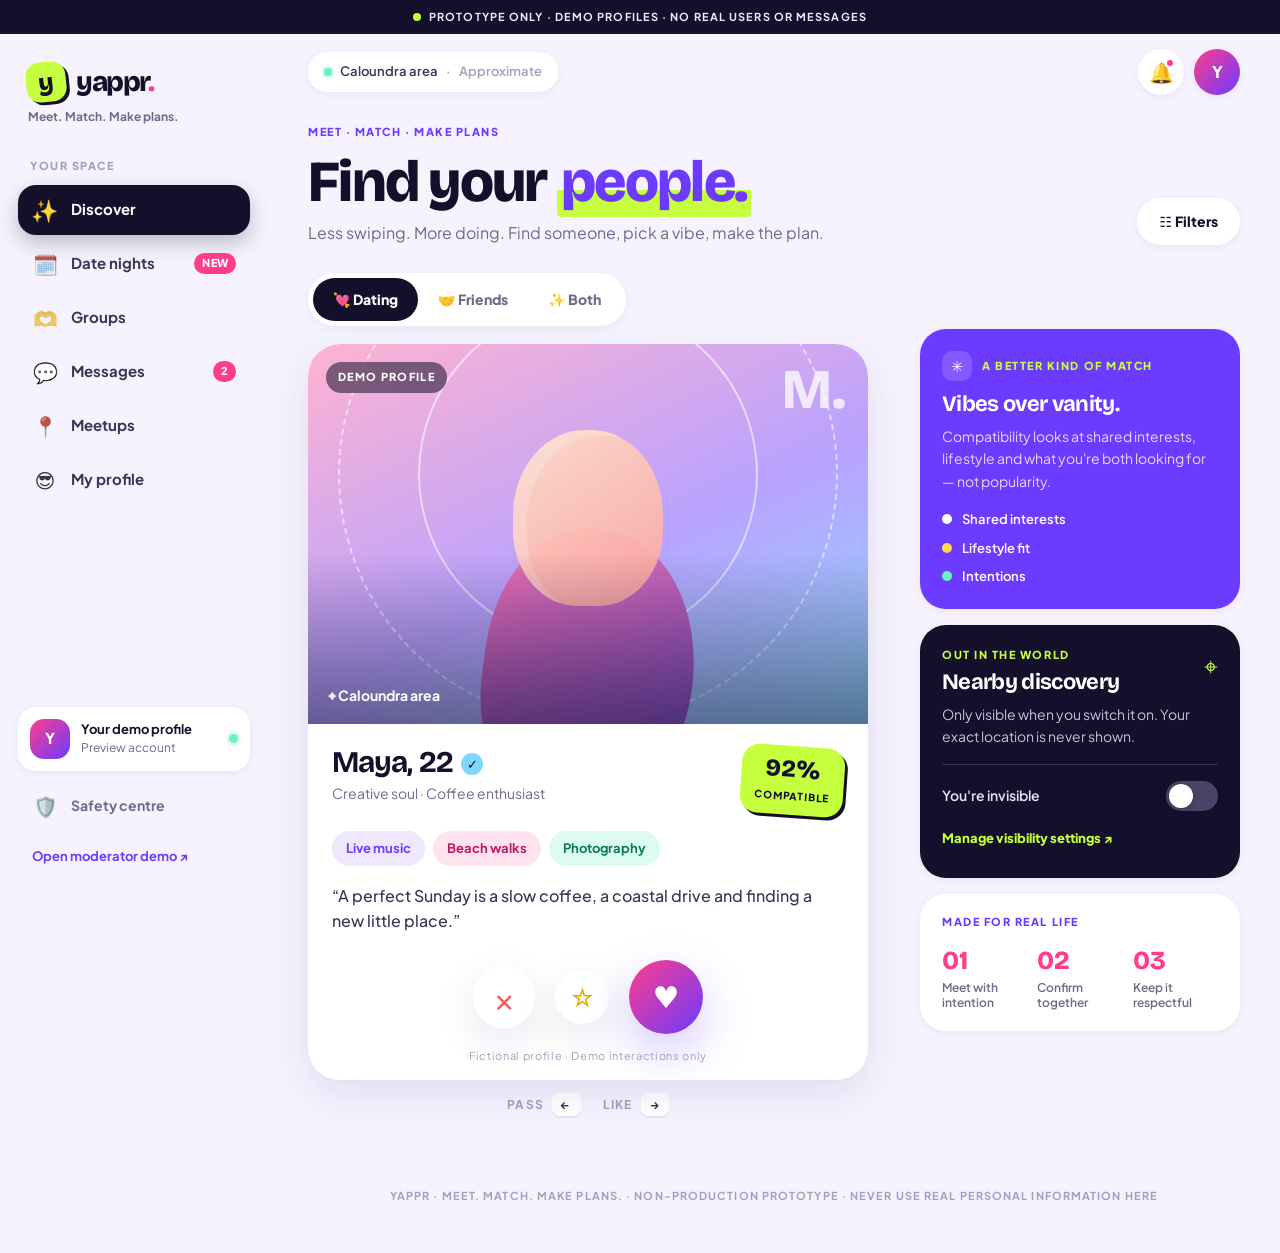
<file: Yappr-v0_3-prototype/yappr-prototype/index.html>
<!doctype html>
<html lang="en">
<head>
  <meta charset="utf-8" />
  <meta name="viewport" content="width=device-width, initial-scale=1" />
  <meta name="theme-color" content="#14102B" />
  <meta name="description" content="Yappr — Meet. Match. Make plans. A clickable prototype for an 18+ dating and social-planning app." />
  <title>Yappr — Meet. Match. Make plans.</title>
  <link rel="icon" href="data:image/svg+xml,%3Csvg xmlns=%27http://www.w3.org/2000/svg%27 viewBox=%270 0 64 64%27%3E%3Crect width=%2764%27 height=%2764%27 rx=%2722%27 fill=%27%23C6FF3D%27/%3E%3Ctext x=%2732%27 y=%2747%27 font-size=%2742%27 font-weight=%27900%27 text-anchor=%27middle%27 font-family=%27Arial%27 fill=%27%2314102B%27%3Ey%3C/text%3E%3C/svg%3E" />
  <link rel="stylesheet" href="styles.css" />
</head>
<body>
  <div class="prototype-banner"><span class="pulse"></span> PROTOTYPE ONLY · DEMO PROFILES · NO REAL USERS OR MESSAGES</div>
  <div class="app-shell">
    <aside class="desktop-rail">
      <div class="brand-mark"><span class="brand-symbol">y</span><span>yappr<span class="brand-period">.</span></span></div>
      <div class="brand-tag">Meet. Match. Make plans.</div>
      <div class="rail-label">YOUR SPACE</div>
      <button class="rail-link active" data-view="discover"><span>✨</span> Discover</button>
      <button class="rail-link date-nav" data-view="date-nights"><span>🗓️</span> Date nights <i class="mini-count">NEW</i></button>
      <button class="rail-link" data-view="groups"><span>🫶</span> Groups</button>
      <button class="rail-link" data-view="messages"><span>💬</span> Messages <i class="mini-count">2</i></button>
      <button class="rail-link" data-view="meetups"><span>📍</span> Meetups</button>
      <button class="rail-link" data-view="profile"><span>😎</span> My profile</button>
      <div class="rail-bottom">
        <div class="demo-user"><div class="avatar avatar-you">Y</div><div><strong>Your demo profile</strong><small>Preview account</small></div><span class="online-dot"></span></div>
        <button class="rail-link subtle" data-action="open-safety"><span>🛡️</span> Safety centre</button>
        <a class="admin-shortcut" href="admin.html">Open moderator demo ↗</a>
      </div>
    </aside>

    <main class="main-area">
      <header class="topbar">
        <div class="mobile-brand"><span class="brand-symbol">y</span> yappr<span class="brand-period">.</span></div>
        <div class="location-pill"><span class="location-dot"></span><span>Caloundra area</span><span class="muted">·</span><span class="muted">Approximate</span></div>
        <div class="top-actions"><button class="icon-button" data-action="notifications" aria-label="Notifications">🔔<b class="notification-dot"></b></button><button class="mini-profile" data-view="profile">Y</button></div>
      </header>

      <section class="view active" id="view-discover">
        <div class="page-heading"><div><div class="eyebrow">MEET · MATCH · MAKE PLANS</div><h1>Find your <em>people.</em></h1><p class="subheading">Less swiping. More doing. Find someone, pick a vibe, make the plan.</p></div><button class="filter-button" data-action="filters">☷ <span>Filters</span></button></div>
        <div class="discover-layout">
          <div class="discovery-column">
            <div class="mode-switch"><button class="mode active" data-mode="dating">💘 Dating</button><button class="mode" data-mode="friends">🤝 Friends</button><button class="mode" data-mode="both">✨ Both</button></div>
            <div class="profile-card" id="profile-card">
              <div class="profile-art art-maya"><div class="art-orbit orbit-one"></div><div class="art-orbit orbit-two"></div><div class="art-shape shape-one"></div><div class="art-shape shape-two"></div><div class="art-caption">DEMO PROFILE</div><div class="art-monogram">M.</div><div class="art-location">⌖  Caloundra area</div></div>
              <div class="profile-card-body"><div class="profile-title-row"><div><h2 id="card-name">Maya, 22 <span class="verified-mark">✓</span></h2><p id="card-subtitle">Creative soul · Coffee enthusiast</p></div><div class="compatibility"><strong id="card-compat">92%</strong><span>COMPATIBLE</span></div></div><div class="tag-row" id="card-tags"><span>Live music</span><span>Beach walks</span><span>Photography</span></div><p class="profile-prompt" id="card-prompt">“A perfect Sunday is a slow coffee, a coastal drive and finding a new little place.”</p></div>
              <div class="card-actions"><button class="round-action pass-action" data-action="pass" aria-label="Pass">×</button><button class="round-action save-action" data-action="save" aria-label="Save profile">☆</button><button class="round-action like-action" data-action="like" aria-label="Like profile">♥</button></div>
              <div class="card-footnote">Fictional profile · Demo interactions only</div>
            </div>
            <div class="keyboard-hint">PASS <kbd>←</kbd><span>LIKE <kbd>→</kbd></span></div>
          </div>
          <aside class="discovery-side">
            <div class="side-card intent-card"><div class="side-card-top"><span class="small-icon pink">✳</span><span class="eyebrow">A BETTER KIND OF MATCH</span></div><h3>Vibes over vanity.</h3><p>Compatibility looks at shared interests, lifestyle and what you're both looking for — not popularity.</p><div class="compat-legend"><span><i class="legend-dot purple-dot"></i> Shared interests</span><span><i class="legend-dot orange-dot"></i> Lifestyle fit</span><span><i class="legend-dot green-dot"></i> Intentions</span></div></div>
            <div class="side-card nearby-card"><div class="nearby-head"><div><div class="eyebrow">OUT IN THE WORLD</div><h3>Nearby discovery</h3></div><span class="lock-icon">⌖</span></div><p>Only visible when you switch it on. Your exact location is never shown.</p><div class="toggle-row"><span id="nearby-status">You're invisible</span><button class="toggle" id="nearby-toggle" aria-pressed="false"><span></span></button></div><button class="text-button" data-action="nearby-settings">Manage visibility settings ↗</button></div>
            <div class="side-card small-side"><div class="eyebrow">MADE FOR REAL LIFE</div><div class="stats-row"><div><strong>01</strong><span>Meet with intention</span></div><div><strong>02</strong><span>Confirm together</span></div><div><strong>03</strong><span>Keep it respectful</span></div></div></div>
          </aside>
        </div>
      </section>

      <section class="view" id="view-date-nights">
        <div class="page-heading date-page-heading"><div><div class="eyebrow">MAKE THIS WEEK HAPPEN</div><h1>Your week, <em>your people.</em></h1><p class="subheading">Pick your free nights. Find people on the same wavelength. Make an actual plan.</p></div><span class="date-week-pill">✦ THIS WEEK · DEMO</span></div>
        <div class="date-hero">
          <div class="date-hero-copy"><div class="eyebrow">LESS “WE SHOULD HANG OUT”</div><h2>More plans that <em>actually happen.</em></h2><p>Share when you're available, discover compatible people with matching time, then agree on the date together.</p><button class="date-hero-button" data-action="build-date-plan">＋ Build a date plan</button></div>
          <div class="date-hero-art"><div class="date-orbit orbit-a"></div><div class="date-orbit orbit-b"></div><div class="date-art-sun">✦</div><div class="date-art-caption">GOOD PLANS<br/>START HERE</div><div class="date-art-sticker">IRL > MAYBE</div></div>
        </div>
        <div class="date-layout">
          <div class="date-main-column">
            <section class="date-panel availability-panel">
              <div class="date-panel-heading"><div><div class="eyebrow">YOUR AVAILABILITY</div><h2>When are you free?</h2><p>Choose the windows you'd genuinely be happy to meet.</p></div><span class="date-step">01 / 03</span></div>
              <div class="availability-grid">
                <div class="availability-day"><div class="day-top"><strong>THU</strong><small>13</small></div><button class="availability-slot" data-slot="Thursday · Evening">Evening <span>＋</span></button></div>
                <div class="availability-day"><div class="day-top"><strong>FRI</strong><small>14</small></div><button class="availability-slot selected" data-slot="Friday · Evening">Evening <span>✓</span></button></div>
                <div class="availability-day"><div class="day-top"><strong>SAT</strong><small>15</small></div><button class="availability-slot selected" data-slot="Saturday · Afternoon">Afternoon <span>✓</span></button><button class="availability-slot selected" data-slot="Saturday · Evening">Evening <span>✓</span></button></div>
                <div class="availability-day"><div class="day-top"><strong>SUN</strong><small>16</small></div><button class="availability-slot" data-slot="Sunday · Daytime">Daytime <span>＋</span></button></div>
              </div>
              <div class="availability-footer"><span id="availability-summary">3 available windows selected</span><button class="text-button" data-action="save-availability">Save availability ↗</button></div>
            </section>
            <section class="date-panel match-time-panel">
              <div class="date-panel-heading"><div><div class="eyebrow">YOUR SCHEDULE OVERLAP</div><h2>Free when you are</h2><p>Demo profiles with compatible interests and overlapping availability.</p></div><span class="date-step">02 / 03</span></div>
              <div class="date-match-list">
                <article class="date-match-card"><div class="date-match-avatar avatar-maya">M</div><div class="date-match-main"><div class="date-match-name"><strong>Maya, 22 <span class="verified-mark">✓</span></strong><span class="date-match-compat">92% match</span></div><p>Coffee spots · Live music · Beach walks</p><div class="overlap-tags"><span>↗ Friday evening</span><span>Saturday afternoon</span></div></div><button class="date-suggest-button" data-action="propose-date" data-name="Maya" data-compat="92%">Make a plan</button></article>
                <article class="date-match-card"><div class="date-match-avatar avatar-leo">L</div><div class="date-match-main"><div class="date-match-name"><strong>Leo, 24 <span class="verified-mark">✓</span></strong><span class="date-match-compat">88% match</span></div><p>Food spots · Outdoors · Road trips</p><div class="overlap-tags"><span>↗ Friday evening</span></div></div><button class="date-suggest-button" data-action="propose-date" data-name="Leo" data-compat="88%">Make a plan</button></article>
                <article class="date-match-card"><div class="date-match-avatar avatar-sienna">S</div><div class="date-match-main"><div class="date-match-name"><strong>Sienna, 21 <span class="verified-mark">✓</span></strong><span class="date-match-compat">86% match</span></div><p>Indie music · Art · Markets</p><div class="overlap-tags"><span>↗ Saturday evening</span></div></div><button class="date-suggest-button" data-action="propose-date" data-name="Sienna" data-compat="86%">Make a plan</button></article>
              </div>
              <div class="date-demo-note">Fictional profiles and sample availability · No real invitations are sent.</div>
            </section>
          </div>
          <aside class="date-side-column">
            <section class="date-panel date-plan-panel"><div class="date-panel-heading"><div><div class="eyebrow">YOUR NEXT PLAN</div><h2>On the calendar</h2></div><span class="date-step">03 / 03</span></div><div id="date-plan-preview" class="date-plan-empty"><div class="date-empty-icon">＋</div><strong>Nothing planned yet</strong><p>Pick someone with matching availability and suggest something you would both enjoy.</p><button class="date-outline-button" data-action="build-date-plan">Create a plan</button></div></section>
            <section class="date-panel activity-panel"><div class="eyebrow">PICK THE VIBE</div><h2>What sounds good?</h2><p>Choose a starting point. You can always decide together.</p><div class="date-idea-grid"><button class="date-idea selected" data-idea="Coffee + a coastal walk"><span>☕</span><strong>Coffee + a walk</strong><small>Easy-going</small></button><button class="date-idea" data-idea="Dinner somewhere new"><span>🍝</span><strong>Dinner</strong><small>Classic date</small></button><button class="date-idea" data-idea="Mini golf"><span>⛳</span><strong>Mini golf</strong><small>Playful</small></button><button class="date-idea" data-idea="Live music"><span>♫</span><strong>Live music</strong><small>Good energy</small></button></div><div class="date-locality"><span>⌖</span><div><strong>Caloundra area</strong><small>Approximate area only · Demo location</small></div></div></section>
          </aside>
        </div>
      </section>

      <section class="view" id="view-groups">
        <div class="page-heading"><div><div class="eyebrow">GROUP PLANS</div><h1>Find your <em>crew.</em></h1><p class="subheading">Hang with people around shared interests, not just profiles.</p></div><button class="primary-button" data-action="create-group">＋ Create group</button></div>
        <div class="category-pills"><button class="chip active">For you</button><button class="chip">This weekend</button><button class="chip">Music</button><button class="chip">Outdoors</button><button class="chip">Food & coffee</button></div>
        <div class="group-grid" id="group-grid">
          <article class="group-card"><div class="group-art group-art-orange"><span>☀</span><small>WEEKEND PLANS</small></div><div class="group-card-body"><div class="group-meta"><span>CALOUNDRA AREA</span><span>12 people</span></div><h3>Bored people club</h3><p>No plans? Same. Easy-going weekend hangs, beach walks and last-minute adventures.</p><div class="group-card-bottom"><span class="host-line"><span class="tiny-avatar">J</span> Hosted by Jordan</span><button class="join-button" data-action="join-group">Join group</button></div></div></article>
          <article class="group-card"><div class="group-art group-art-lilac"><span>♫</span><small>MUSIC PEOPLE</small></div><div class="group-card-body"><div class="group-meta"><span>SUNSHINE COAST</span><span>8 people</span></div><h3>Gig buddies</h3><p>Find people for local gigs, live music and discovering new artists.</p><div class="group-card-bottom"><span class="host-line"><span class="tiny-avatar lilac-avatar">A</span> Hosted by Alex</span><button class="join-button" data-action="join-group">Join group</button></div></div></article>
          <article class="group-card"><div class="group-art group-art-green"><span>☕</span><small>LOW KEY SOCIAL</small></div><div class="group-card-body"><div class="group-meta"><span>CALOUNDRA AREA</span><span>6 people</span></div><h3>Coffee & conversations</h3><p>Small groups, good coffee and meeting new people without the pressure.</p><div class="group-card-bottom"><span class="host-line"><span class="tiny-avatar green-avatar">S</span> Hosted by Sam</span><button class="join-button" data-action="join-group">Join group</button></div></div></article>
        </div>
      </section>

      <section class="view" id="view-messages">
        <div class="page-heading"><div><div class="eyebrow">KEEP THE CONVERSATION GOING</div><h1>Your <em>inbox.</em></h1><p class="subheading">A demo of how conversations could feel.</p></div></div>
        <div class="inbox-layout"><div class="conversation-list"><div class="inbox-search">⌕ <span>Search conversations</span></div><button class="conversation active" data-chat="maya"><span class="chat-avatar maya-avatar">M</span><span class="conversation-copy"><strong>Maya <i class="online-dot"></i></strong><small>That little coffee spot sounds perfect</small></span><time>2m</time></button><button class="conversation" data-chat="leo"><span class="chat-avatar leo-avatar">L</span><span class="conversation-copy"><strong>Leo</strong><small>Are you going to the markets?</small></span><time>1h</time></button><div class="inbox-note">These are fictional conversations. No message is sent to a real person.</div></div><div class="chat-panel"><div class="chat-header"><span class="chat-avatar maya-avatar">M</span><div><strong id="chat-name">Maya</strong><small><i class="online-dot"></i> Demo conversation</small></div><button class="more-button" data-action="chat-options">···</button></div><div class="chat-safety-note">♡ <span>Keep it kind. Never share your address or financial details.</span></div><div class="chat-messages" id="chat-messages"><div class="date-divider">TODAY</div><div class="message received">Hey! I saw you're into live music too 🎶</div><div class="message sent">Always looking for new artists. What have you been listening to?</div><div class="message received">A bit of everything lately. That little coffee spot you mentioned sounds perfect!</div></div><div class="chat-compose"><button class="compose-plus" data-action="chat-options">＋</button><input id="message-input" placeholder="Write a message…" maxlength="240"/><button class="send-button" data-action="send-message">↑</button></div><div class="social-consent"><span>Social sharing</span><button class="text-button" data-action="social-share">Request mutual share ↗</button></div></div></div>
      </section>

      <section class="view" id="view-meetups">
        <div class="page-heading"><div><div class="eyebrow">ONLINE IS JUST THE START</div><h1>Make it <em>real.</em></h1><p class="subheading">Plan together, confirm together, keep your own boundaries.</p></div><button class="primary-button" data-action="plan-meetup">＋ Plan meetup</button></div>
        <div class="meetup-feature"><div class="meetup-illustration"><div class="meetup-orbit"></div><span>⌁</span><small>REAL LIFE, VERIFIED</small></div><div class="meetup-feature-copy"><div class="eyebrow">HOW IT WORKS</div><h2>A simple check-in.<br/><em>A little more peace of mind.</em></h2><p>Both people independently confirm when they meet. No one can check in for the other person. You decide what details to share.</p><button class="secondary-button" data-action="start-demo-meetup">Try demo confirmation ↗</button></div></div>
        <div class="section-heading"><div><div class="eyebrow">YOUR PLANS</div><h2>Upcoming meetups</h2></div></div>
        <div class="empty-state"><div class="empty-icon">⌁</div><h3>No meetups planned yet</h3><p>When you plan something with a match or group, it'll appear here.</p><button class="text-button" data-action="plan-meetup">Plan a meetup ↗</button></div>
        <div class="safety-strip"><span>♡</span><div><strong>Meet safely, your way.</strong><p>Choose public places, tell someone you trust and use in-app safety tools if you need them.</p></div><button class="text-button" data-action="open-safety">Safety tips ↗</button></div>
      </section>

      <section class="view" id="view-profile">
        <div class="page-heading"><div><div class="eyebrow">YOUR SPACE, YOUR RULES</div><h1>Your <em>profile.</em></h1><p class="subheading">Choose what people get to know about you.</p></div><button class="secondary-button" data-action="edit-profile">Edit profile</button></div>
        <div class="profile-layout"><div class="my-profile-card"><div class="my-profile-art"><div class="my-avatar">Y</div><span class="verification-pill">✓ Demo verified</span></div><div class="my-profile-info"><div class="profile-title-row"><div><h2>You, 18+</h2><p>Caloundra area · Approximate</p></div><span class="profile-complete">PROFILE PREVIEW</span></div><p class="profile-prompt">“Here to meet good people, find new places and say yes to more plans.”</p><div class="tag-row"><span>Live music</span><span>Beach days</span><span>Food spots</span><span>Good chats</span></div></div></div><div class="settings-card"><div class="eyebrow">PRIVACY & VISIBILITY</div><div class="setting-line"><div><strong>Nearby discovery</strong><small>Let opted-in people in your area discover you.</small></div><button class="toggle" id="profile-nearby-toggle" aria-pressed="false"><span></span></button></div><div class="setting-line"><div><strong>Show social history</strong><small>Show anonymous meetup totals on your profile.</small></div><button class="toggle on" aria-pressed="true" data-action="toggle-history"><span></span></button></div><div class="setting-line"><div><strong>Friend discovery</strong><small>Allow compatible people looking for friends to find you.</small></div><button class="toggle on" aria-pressed="true" data-action="toggle-friends"><span></span></button></div><div class="setting-line"><div><strong>Pause discovery</strong><small>Hide your profile from new discovery.</small></div><button class="toggle" aria-pressed="false" data-action="toggle-pause"><span></span></button></div><button class="full-row-button" data-action="open-safety">♡  Safety centre and blocked users <span>↗</span></button><button class="full-row-button" data-action="account-settings">⚙  Account and subscription settings <span>↗</span></button></div></div>
      </section>

      <footer class="prototype-footer">YAPPR · MEET. MATCH. MAKE PLANS. · NON-PRODUCTION PROTOTYPE · NEVER USE REAL PERSONAL INFORMATION HERE</footer>
    </main>

    <nav class="mobile-nav"><button class="active" data-view="discover"><span>✨</span>Discover</button><button data-view="date-nights"><span>🗓️</span>Dates</button><button data-view="groups"><span>🫶</span>Groups</button><button data-view="messages"><span>💬</span>Inbox</button><button data-view="meetups"><span>📍</span>Meetups</button><button data-view="profile"><span>😎</span>Profile</button></nav>
  </div>

  <div class="modal-backdrop" id="modal-backdrop" aria-hidden="true"><div class="modal" role="dialog" aria-modal="true" aria-labelledby="modal-title"><button class="modal-close" data-action="close-modal" aria-label="Close">×</button><div id="modal-content"></div></div></div>
  <div class="toast" id="toast" role="status" aria-live="polite"></div>
  <script src="app.js"></script>
</body>
</html>
</file>
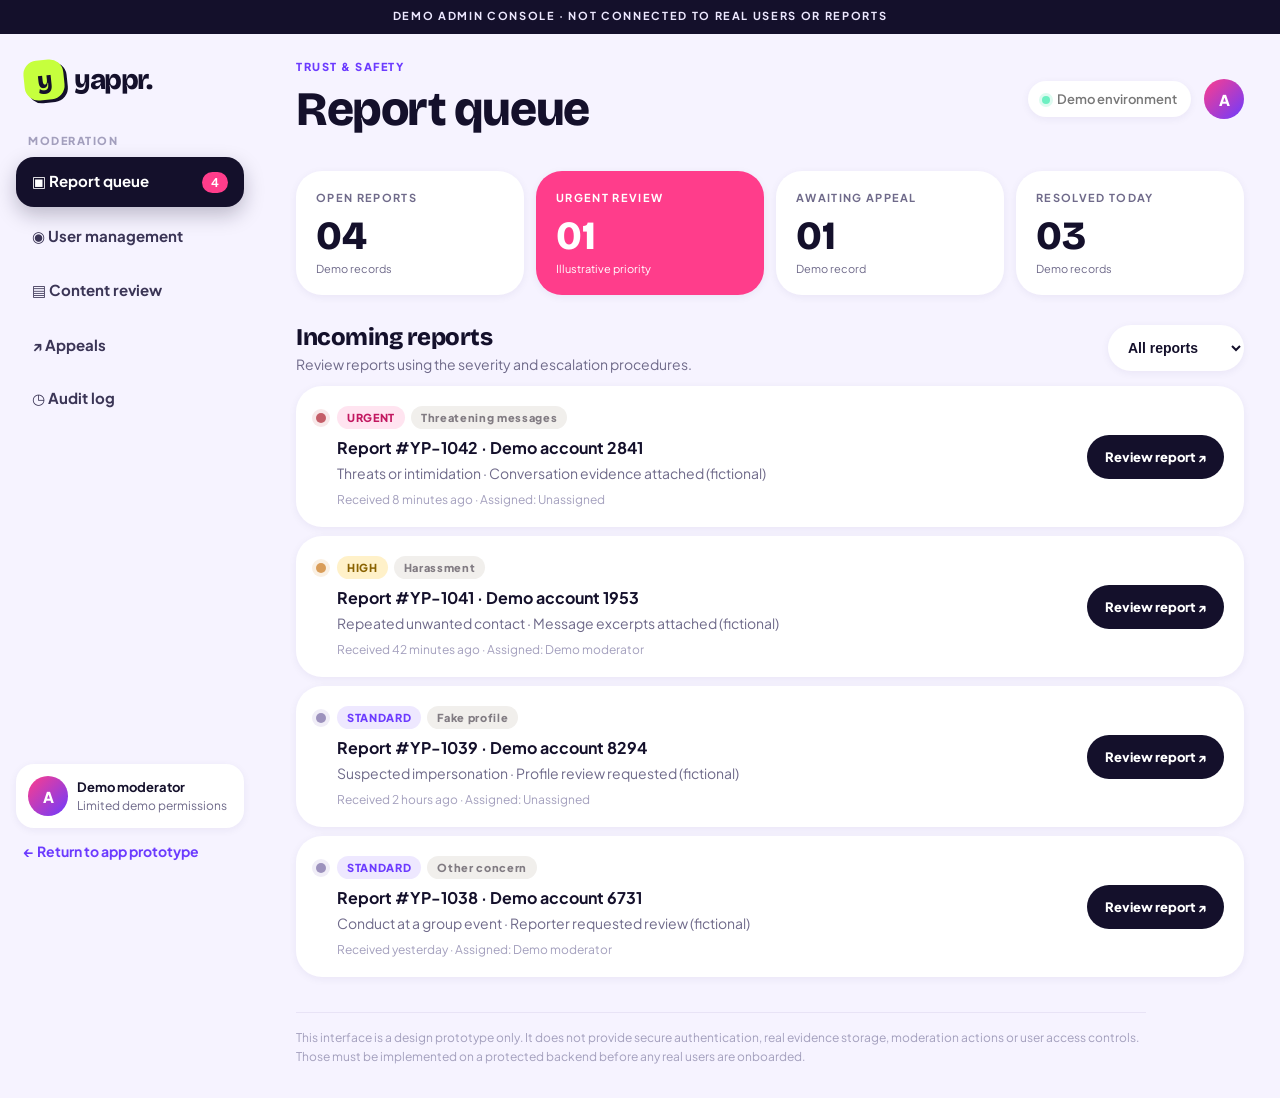
<file: Yappr-v0_3-prototype/yappr-prototype/admin.html>
<!doctype html>
<html lang="en"><head><meta charset="utf-8"><meta name="viewport" content="width=device-width,initial-scale=1"><meta name="theme-color" content="#14102B"><title>Yappr · Moderator demo</title><link rel="stylesheet" href="admin.css"></head>
<body><div class="demo-banner">DEMO ADMIN CONSOLE · NOT CONNECTED TO REAL USERS OR REPORTS</div><div class="admin-shell"><aside class="sidebar"><a class="brand" href="index.html"><span>y</span> yappr.</a><div class="admin-label">MODERATION</div><button class="nav active" data-panel="queue">▣ Report queue <b>4</b></button><button class="nav" data-panel="users">◉ User management</button><button class="nav" data-panel="content">▤ Content review</button><button class="nav" data-panel="appeals">↗ Appeals</button><button class="nav" data-panel="audit">◷ Audit log</button><div class="sidebar-bottom"><div class="admin-user"><span class="admin-avatar">A</span><div><strong>Demo moderator</strong><small>Limited demo permissions</small></div></div><a href="index.html">← Return to app prototype</a></div></aside><main class="admin-main"><header class="admin-top"><div><div class="eyebrow">TRUST & SAFETY</div><h1 id="page-title">Report queue</h1></div><div class="admin-top-right"><span class="status-pill"><i></i> Demo environment</span><span class="admin-avatar">A</span></div></header><section class="panel active" id="panel-queue"><div class="metric-grid"><div class="metric"><small>OPEN REPORTS</small><strong>04</strong><span>Demo records</span></div><div class="metric urgent"><small>URGENT REVIEW</small><strong>01</strong><span>Illustrative priority</span></div><div class="metric"><small>AWAITING APPEAL</small><strong>01</strong><span>Demo record</span></div><div class="metric"><small>RESOLVED TODAY</small><strong>03</strong><span>Demo records</span></div></div><div class="content-heading"><div><h2>Incoming reports</h2><p>Review reports using the severity and escalation procedures.</p></div><select id="queue-filter"><option>All reports</option><option>Urgent</option><option>High priority</option><option>Standard</option></select></div><div class="report-list" id="report-list"><article class="report-row" data-severity="urgent"><span class="severity urgent-dot"></span><div class="report-main"><div class="report-tags"><span class="tag danger">URGENT</span><span class="tag">Threatening messages</span></div><strong>Report #YP-1042 · Demo account 2841</strong><p>Threats or intimidation · Conversation evidence attached (fictional)</p><small>Received 8 minutes ago · Assigned: Unassigned</small></div><button class="review-button" data-review="YP-1042">Review report ↗</button></article><article class="report-row" data-severity="high"><span class="severity high-dot"></span><div class="report-main"><div class="report-tags"><span class="tag warning">HIGH</span><span class="tag">Harassment</span></div><strong>Report #YP-1041 · Demo account 1953</strong><p>Repeated unwanted contact · Message excerpts attached (fictional)</p><small>Received 42 minutes ago · Assigned: Demo moderator</small></div><button class="review-button" data-review="YP-1041">Review report ↗</button></article><article class="report-row" data-severity="standard"><span class="severity standard-dot"></span><div class="report-main"><div class="report-tags"><span class="tag neutral">STANDARD</span><span class="tag">Fake profile</span></div><strong>Report #YP-1039 · Demo account 8294</strong><p>Suspected impersonation · Profile review requested (fictional)</p><small>Received 2 hours ago · Assigned: Unassigned</small></div><button class="review-button" data-review="YP-1039">Review report ↗</button></article><article class="report-row" data-severity="standard"><span class="severity standard-dot"></span><div class="report-main"><div class="report-tags"><span class="tag neutral">STANDARD</span><span class="tag">Other concern</span></div><strong>Report #YP-1038 · Demo account 6731</strong><p>Conduct at a group event · Reporter requested review (fictional)</p><small>Received yesterday · Assigned: Demo moderator</small></div><button class="review-button" data-review="YP-1038">Review report ↗</button></article></div></section>
<section class="panel" id="panel-users"><div class="content-heading"><div><h2>User management</h2><p>Example account controls. No real accounts are accessible.</p></div><input class="search" placeholder="Search demo account ID"></div><div class="placeholder-table"><div>ACCOUNT</div><div>STATUS</div><div>LAST ACTION</div><div>CONTROL</div><div class="fake-user"><span class="fake-avatar">M</span>Demo user 2841</div><div><span class="tag danger">Restricted</span></div><div>Report review</div><div><button class="review-button" data-action="user-detail">View demo</button></div><div class="fake-user"><span class="fake-avatar lilac">J</span>Demo user 1953</div><div><span class="tag success">Active</span></div><div>No action</div><div><button class="review-button" data-action="user-detail">View demo</button></div></div></section>
<section class="panel" id="panel-content"><div class="content-heading"><div><h2>Content review</h2><p>Queue for reported profiles and content.</p></div></div><div class="empty-panel">▤<strong>No pending demo content</strong><span>Reported profile photos and content would appear here for review.</span></div></section>
<section class="panel" id="panel-appeals"><div class="content-heading"><div><h2>Appeals</h2><p>Review requests from users affected by moderation decisions.</p></div></div><div class="appeal-card"><span class="tag warning">AWAITING REVIEW</span><strong>Appeal #VP-207 · Demo account 1953</strong><p>Account restriction challenged. Original report and decision history would be available to an authorised reviewer.</p><button class="review-button" data-action="appeal-detail">Open demo appeal ↗</button></div></section>
<section class="panel" id="panel-audit"><div class="content-heading"><div><h2>Audit log</h2><p>Moderator actions must be attributable, timestamped and tamper-evident.</p></div></div><div class="audit-list"><div><time>09:42</time><strong>Report YP-1041 assigned</strong><span>Demo moderator · Assignment recorded</span></div><div><time>09:18</time><strong>Temporary restriction applied</strong><span>System demo · Report YP-1042</span></div><div><time>Yesterday</time><strong>Appeal received</strong><span>Demo account 1953 · Appeal VP-207</span></div></div></section>
<div class="admin-disclaimer">This interface is a design prototype only. It does not provide secure authentication, real evidence storage, moderation actions or user access controls. Those must be implemented on a protected backend before any real users are onboarded.</div></main></div><div class="modal-backdrop" id="admin-modal"><div class="modal"><button class="close" id="close-admin">×</button><div id="admin-modal-content"></div></div></div><div id="admin-toast" class="toast"></div><script src="admin.js"></script></body></html>
</file>
<file: Yappr-v0_3-prototype/yappr-prototype/styles.css>
/* =========================================================
   YAPPR — design system
   Meet. Match. Make plans.
   Tokens → base → shell → screens → modals → responsive
   ========================================================= */
@import url('https://fonts.googleapis.com/css2?family=Bricolage+Grotesque:opsz,wght@12..96,500;12..96,700;12..96,800&family=Plus+Jakarta+Sans:wght@400;500;600;700;800&display=swap');

:root{
  --ink:#14102B; --ink-2:#3B3556; --muted:#6F6A8A; --faint:#A39FBD;
  --bg:#F6F3FF; --card:#FFFFFF; --line:#E8E3F6; --soft:#F0ECFB;
  --violet:#6C3BFF; --violet-2:#8F6BFF; --violet-soft:#EEE8FF;
  --pink:#FF3D8B; --pink-soft:#FFE4F0;
  --lime:#C6FF3D; --lime-soft:#F0FFC9;
  --sun:#FFD84D; --mint:#6DF0C2; --mint-soft:#DDFBF0; --peach:#FFB48A; --sky:#7FD6FF;
  --r-sm:12px; --r-md:18px; --r-lg:26px; --r-xl:32px; --pill:999px;
  --shadow-sm:0 2px 8px rgba(40,24,100,.06);
  --shadow:0 14px 40px rgba(40,24,100,.10);
  --shadow-pop:0 18px 48px rgba(108,59,255,.28);
  --display:'Bricolage Grotesque','Plus Jakarta Sans',system-ui,sans-serif;
  --body:'Plus Jakarta Sans',system-ui,-apple-system,'Segoe UI',sans-serif;
  --ease:cubic-bezier(.2,.8,.2,1);
}

/* ---------- Base ---------- */
*{box-sizing:border-box}
html{-webkit-text-size-adjust:100%}
body{margin:0;background:var(--bg);color:var(--ink);font-family:var(--body);font-size:15px;line-height:1.5;-webkit-font-smoothing:antialiased;overflow-x:hidden}
button,input,select,textarea{font:inherit;color:inherit}
button{cursor:pointer;border:0;-webkit-tap-highlight-color:transparent;transition:transform .18s var(--ease),background .18s,box-shadow .18s,color .18s}
button:active{transform:scale(.96)}
a{color:inherit}
button:focus-visible,a:focus-visible,input:focus-visible,select:focus-visible,textarea:focus-visible{outline:3px solid var(--violet);outline-offset:3px}
h1,h2,h3{font-family:var(--display);letter-spacing:-.03em;line-height:1.08;margin:0}
em{font-style:normal}
.muted{color:var(--faint)}
.eyebrow,.rail-label{font-size:11px;letter-spacing:.14em;font-weight:800;color:var(--violet);text-transform:uppercase}

/* ---------- Prototype banner ---------- */
.prototype-banner{min-height:34px;padding:6px 12px;background:var(--ink);color:#EDE8FF;display:flex;align-items:center;justify-content:center;gap:8px;font-size:11px;letter-spacing:.1em;font-weight:700;text-align:center}
.pulse{flex:none;width:8px;height:8px;border-radius:50%;background:var(--lime);box-shadow:0 0 0 0 rgba(198,255,61,.6);animation:pulse 2s infinite}
@keyframes pulse{70%{box-shadow:0 0 0 8px rgba(198,255,61,0)}100%{box-shadow:0 0 0 0 rgba(198,255,61,0)}}

/* ---------- Shell / rail ---------- */
.app-shell{max-width:1540px;margin:auto;min-height:calc(100vh - 34px);display:grid;grid-template-columns:268px 1fr}
.desktop-rail{padding:28px 18px 22px;display:flex;flex-direction:column;position:sticky;top:0;height:calc(100vh - 34px);overflow-y:auto}
.brand-mark{display:flex;align-items:center;gap:10px;font:800 28px var(--display);letter-spacing:-.05em;margin:0 0 6px 8px}
.brand-symbol{height:40px;width:40px;display:grid;place-items:center;background:var(--lime);color:var(--ink);border-radius:14px;font:800 26px var(--display);letter-spacing:0;transform:rotate(-6deg);box-shadow:3px 3px 0 var(--ink);flex:none}
.brand-period{color:var(--pink)}
.brand-tag{margin:0 0 32px 10px;font-size:12px;font-weight:700;color:var(--muted)}
.rail-label{margin:0 0 10px 12px;color:var(--faint)}
.rail-link{min-height:50px;width:100%;border-radius:var(--r-md);background:transparent;color:var(--ink-2);text-align:left;padding:0 14px;display:flex;align-items:center;gap:13px;font-weight:700;font-size:15px;margin-bottom:4px}
.rail-link span{font-size:20px;width:26px;text-align:center;filter:grayscale(.35);transition:.2s}
.rail-link:hover{background:rgba(108,59,255,.07)}
.rail-link.active{background:var(--ink);color:#fff;box-shadow:0 8px 20px rgba(20,16,43,.25)}
.rail-link.active span{filter:none;transform:scale(1.1)}
.mini-count,.date-nav .mini-count{font-style:normal;background:var(--pink);color:#fff;border-radius:var(--pill);padding:2px 8px;font-size:11px;font-weight:800;margin-left:auto;letter-spacing:.02em}
.rail-link.active .mini-count{background:var(--lime);color:var(--ink)}
.rail-bottom{margin-top:auto;padding-top:18px}
.demo-user{display:flex;align-items:center;gap:11px;padding:12px;background:var(--card);border-radius:var(--r-md);box-shadow:var(--shadow-sm);margin-bottom:10px;position:relative}
.demo-user strong,.demo-user small{display:block}
.demo-user strong{font-size:13px}
.demo-user small{font-size:12px;color:var(--muted)}
.avatar{width:40px;height:40px;border-radius:14px;display:grid;place-items:center;font-weight:800;flex:none}
.avatar-you{background:linear-gradient(135deg,var(--pink),var(--violet));color:#fff}
.online-dot{display:inline-block;width:9px;height:9px;border-radius:50%;background:var(--mint);box-shadow:0 0 0 3px var(--mint-soft)}
.demo-user>.online-dot{margin-left:auto}
.rail-link.subtle{font-size:14px;color:var(--muted)}
.admin-shortcut{font-size:13px;font-weight:700;color:var(--violet);text-decoration:none;padding:12px 14px;display:block;border-radius:var(--r-md)}
.admin-shortcut:hover{background:var(--violet-soft)}

/* ---------- Main + top bar ---------- */
.main-area{min-width:0;padding:0 40px 48px}
.topbar{min-height:76px;display:flex;align-items:center;justify-content:space-between;gap:12px}
.mobile-brand{display:none}
.location-pill{background:var(--card);box-shadow:var(--shadow-sm);padding:10px 16px;border-radius:var(--pill);display:flex;align-items:center;gap:8px;color:var(--ink-2);font-size:13px;font-weight:600}
.location-dot{width:8px;height:8px;border-radius:50%;background:var(--mint);box-shadow:0 0 0 3px var(--mint-soft)}
.top-actions{display:flex;align-items:center;gap:10px}
.icon-button{background:var(--card);box-shadow:var(--shadow-sm);width:46px;height:46px;border-radius:50%;position:relative;font-size:20px;display:grid;place-items:center}
.icon-button:hover{transform:translateY(-2px)}
.notification-dot{position:absolute;right:9px;top:9px;width:10px;height:10px;background:var(--pink);border:2px solid #fff;border-radius:50%}
.mini-profile{width:46px;height:46px;border-radius:50%;background:linear-gradient(135deg,var(--pink),var(--violet));color:#fff;font-weight:800;font-size:16px;box-shadow:var(--shadow-sm)}

.view{display:none;padding:14px 0 30px}
.view.active{display:block;animation:viewin .4s var(--ease)}
@keyframes viewin{from{opacity:0;transform:translateY(14px)}to{opacity:1;transform:none}}

.page-heading{display:flex;justify-content:space-between;align-items:flex-end;margin-bottom:28px;gap:18px;flex-wrap:wrap}
.page-heading h1{font-size:clamp(38px,5vw,58px);margin:10px 0 8px;font-weight:800}
.page-heading h1 em,.meetup-feature h2 em,.date-hero h2 em,.modal h2 em{color:var(--violet);background:linear-gradient(transparent 62%,var(--lime) 62%);padding:0 .08em;border-radius:4px}
.subheading{margin:0;color:var(--muted);font-size:16px;max-width:520px}

/* ---------- Buttons ---------- */
.filter-button,.secondary-button,.primary-button{border-radius:var(--pill);padding:13px 22px;min-height:46px;background:var(--card);box-shadow:var(--shadow-sm);font-size:14px;font-weight:800;color:var(--ink)}
.filter-button:hover,.secondary-button:hover{transform:translateY(-2px);box-shadow:var(--shadow)}
.primary-button{background:var(--violet);color:#fff;box-shadow:var(--shadow-pop)}
.primary-button:hover{background:#5A2BEB;transform:translateY(-2px)}
.text-button{background:transparent;color:var(--violet);font-size:13px;font-weight:800;padding:8px 0}
.text-button:hover{text-decoration:underline}

/* ---------- Discover ---------- */
.discover-layout{display:grid;grid-template-columns:minmax(340px,1fr) 320px;gap:30px;max-width:1060px;align-items:start}
.discovery-column{max-width:560px}
.mode-switch{display:flex;background:var(--card);padding:5px;border-radius:var(--pill);width:max-content;max-width:100%;margin:0 0 18px;box-shadow:var(--shadow-sm)}
.mode{background:transparent;color:var(--muted);padding:11px 20px;border-radius:var(--pill);font-size:14px;font-weight:800;white-space:nowrap}
.mode.active{background:var(--ink);color:#fff}

.profile-card{background:var(--card);border-radius:var(--r-xl);overflow:hidden;box-shadow:var(--shadow);position:relative}
.profile-card.enter{animation:cardin .5s var(--ease)}
@keyframes cardin{from{opacity:0;transform:translateY(24px) scale(.97) rotate(1.2deg)}to{opacity:1;transform:none}}
.profile-art{height:380px;position:relative;overflow:hidden;isolation:isolate;border-radius:var(--r-xl) var(--r-xl) 0 0}
.profile-art::after{content:"";position:absolute;inset:auto 0 0 0;height:45%;background:linear-gradient(transparent,rgba(20,16,43,.5));z-index:1;pointer-events:none}
.art-maya{background:linear-gradient(155deg,#FFB3D1,#B9A2FF 55%,#8FD9FF)}
.art-leo{background:linear-gradient(155deg,#C9FF8A,#7FE3C9 50%,#8AB8FF)}
.art-sienna{background:linear-gradient(155deg,#FFD08A,#FF9CC2 52%,#B9A2FF)}
.art-orbit{position:absolute;border:2px solid rgba(255,255,255,.55);border-radius:50%;width:340px;height:340px;left:calc(50% - 170px);top:-40px;animation:spin 40s linear infinite}
.orbit-two{width:500px;height:500px;left:calc(50% - 250px);top:-120px;border-style:dashed;animation-direction:reverse;animation-duration:60s}
@keyframes spin{to{transform:rotate(360deg)}}
.art-shape{position:absolute;border-radius:47% 53% 52% 48%;opacity:.9}
.shape-one{width:210px;height:290px;background:linear-gradient(150deg,#FF6FA8,#5B34C9);left:calc(50% - 105px);bottom:-95px;transform:rotate(8deg)}
.shape-two{width:150px;height:176px;border-radius:48% 48% 43% 43%;background:linear-gradient(145deg,#FFE0C7,#FFA7A0);left:calc(50% - 75px);bottom:118px;box-shadow:inset 14px 6px 0 rgba(255,255,255,.2)}
.art-leo .shape-one{background:linear-gradient(150deg,#2BC4A0,#2F5BD6)}
.art-leo .shape-two{background:linear-gradient(145deg,#FFE3B8,#F2A27B)}
.art-sienna .shape-one{background:linear-gradient(150deg,#FF8B5C,#B03BD6)}
.art-sienna .shape-two{background:linear-gradient(145deg,#FFE7D2,#FFAE96)}
.art-caption{position:absolute;top:18px;left:18px;z-index:2;background:rgba(20,16,43,.55);backdrop-filter:blur(10px);padding:7px 12px;border-radius:var(--pill);font-size:11px;letter-spacing:.12em;font-weight:800;color:#fff}
.art-monogram{position:absolute;right:22px;top:12px;z-index:2;color:rgba(255,255,255,.75);font:800 56px var(--display)}
.art-location{position:absolute;bottom:18px;left:20px;z-index:2;color:#fff;font-size:14px;font-weight:700}
.profile-card-body{padding:22px 24px 14px}
.profile-title-row{display:flex;justify-content:space-between;gap:12px;align-items:flex-start}
.profile-title-row h2{font-size:30px;margin:0 0 4px}
.verified-mark{font:800 13px var(--body);display:inline-grid;place-items:center;width:22px;height:22px;border-radius:50%;background:var(--sky);color:var(--ink);vertical-align:middle;margin-left:2px}
.profile-title-row p{margin:0;color:var(--muted);font-size:14px}
.compatibility{text-align:center;background:var(--lime);color:var(--ink);padding:9px 14px;border-radius:var(--r-md);transform:rotate(4deg);flex:none;box-shadow:3px 3px 0 var(--ink)}
.compatibility strong{display:block;font:800 24px var(--display)}
.compatibility span{font-size:10px;letter-spacing:.1em;font-weight:800}
.tag-row{display:flex;gap:8px;flex-wrap:wrap;margin-top:16px}
.tag-row span{border-radius:var(--pill);padding:8px 14px;font-size:13px;font-weight:700;color:var(--violet);background:var(--violet-soft)}
.tag-row span:nth-child(2n){background:var(--pink-soft);color:#C21860}
.tag-row span:nth-child(3n){background:var(--mint-soft);color:#0B7A58}
.profile-prompt{font-size:16px;font-weight:500;color:var(--ink-2);margin:18px 0 0;line-height:1.55}
.card-actions{display:flex;align-items:center;justify-content:center;gap:20px;padding:12px 20px 14px}
.round-action{width:62px;height:62px;border-radius:50%;background:#fff;box-shadow:var(--shadow);font-size:26px;display:grid;place-items:center}
.round-action:hover{transform:translateY(-4px) scale(1.06)}
.pass-action{color:#FF5B5B;font-size:34px;line-height:1}
.save-action{color:#E6A800;width:54px;height:54px}
.like-action{background:linear-gradient(135deg,var(--pink),var(--violet));color:#fff;width:74px;height:74px;font-size:30px;box-shadow:var(--shadow-pop)}
.like-action:active{animation:pop .4s var(--ease)}
@keyframes pop{50%{transform:scale(1.25)}}
.card-footnote{text-align:center;font-size:11px;letter-spacing:.06em;color:var(--faint);padding-bottom:16px}
.keyboard-hint{text-align:center;font-size:12px;letter-spacing:.1em;color:var(--faint);margin:16px;font-weight:700}
.keyboard-hint span{margin-left:22px}
kbd{font:700 12px var(--body);background:var(--card);padding:4px 9px;border-radius:8px;color:var(--ink-2);margin-left:5px;box-shadow:0 2px 0 var(--line)}

.discovery-side{display:flex;flex-direction:column;gap:16px;padding-top:56px}
.side-card{background:var(--card);border-radius:var(--r-lg);padding:22px;box-shadow:var(--shadow-sm)}
.side-card-top{display:flex;align-items:center;gap:10px}
.small-icon{width:30px;height:30px;border-radius:10px;display:grid;place-items:center}
.pink{background:var(--pink-soft);color:var(--pink)}
.side-card h3{font-size:22px;margin:12px 0 8px}
.side-card p{font-size:14px;color:var(--muted);line-height:1.6;margin:0}
.intent-card{background:var(--violet);color:#fff}
.intent-card .eyebrow{color:var(--lime)}
.intent-card p{color:#E3D9FF}
.intent-card .pink{background:rgba(255,255,255,.16);color:#fff}
.compat-legend{display:flex;flex-direction:column;gap:9px;margin-top:18px;font-size:13px;font-weight:600;color:#fff}
.legend-dot{display:inline-block;width:10px;height:10px;border-radius:50%;margin-right:8px}
.purple-dot{background:#fff}.orange-dot{background:var(--sun)}.green-dot{background:var(--mint)}
.nearby-card{background:var(--ink);color:#fff}
.nearby-card .eyebrow{color:var(--lime)}
.nearby-card h3{margin:8px 0;color:#fff}
.nearby-card p{color:#C6C0E0}
.nearby-head{display:flex;justify-content:space-between}
.lock-icon{font-size:24px;color:var(--lime)}
.toggle-row{display:flex;align-items:center;justify-content:space-between;border-top:1px solid rgba(255,255,255,.14);margin-top:16px;padding-top:16px;font-size:14px;font-weight:600;color:#E7E2FA;gap:10px}
.nearby-card .text-button{color:var(--lime);margin-top:10px}
.toggle{width:52px;height:30px;border-radius:var(--pill);background:#CFC9E6;position:relative;padding:0;flex-shrink:0}
.toggle span{position:absolute;width:24px;height:24px;border-radius:50%;background:#fff;top:3px;left:3px;transition:.25s var(--ease);box-shadow:0 2px 6px rgba(0,0,0,.2)}
.toggle.on{background:var(--violet)}
.toggle.on span{left:25px}
.nearby-card .toggle:not(.on){background:#4A4468}
.nearby-card .toggle.on{background:var(--lime)}
.small-side{padding:20px 22px}
.stats-row{display:flex;justify-content:space-between;gap:10px;margin-top:14px}
.stats-row div{display:flex;flex-direction:column;gap:4px;flex:1}
.stats-row strong{font:800 26px var(--display);color:var(--pink)}
.stats-row span{font-size:12px;color:var(--muted);font-weight:600;line-height:1.3}

/* ---------- Groups ---------- */
.category-pills{display:flex;gap:10px;flex-wrap:wrap;margin:-6px 0 24px}
.chip{background:var(--card);border-radius:var(--pill);padding:11px 18px;font-size:14px;font-weight:700;color:var(--ink-2);box-shadow:var(--shadow-sm)}
.chip.active{background:var(--ink);color:#fff}
.chip:hover{transform:translateY(-2px)}
.group-grid{display:grid;grid-template-columns:repeat(3,minmax(0,1fr));gap:20px}
.group-card{background:var(--card);border-radius:var(--r-lg);overflow:hidden;box-shadow:var(--shadow-sm);transition:transform .25s var(--ease),box-shadow .25s}
.group-card:hover{transform:translateY(-6px) rotate(-.4deg);box-shadow:var(--shadow)}
.group-art{height:170px;display:flex;flex-direction:column;align-items:center;justify-content:center;position:relative}
.group-art span{font-size:58px;color:rgba(255,255,255,.95);filter:drop-shadow(0 6px 10px rgba(0,0,0,.15))}
.group-art small{position:absolute;bottom:14px;left:16px;font-size:11px;letter-spacing:.12em;font-weight:800;color:var(--ink);background:rgba(255,255,255,.85);padding:6px 10px;border-radius:var(--pill)}
.group-art-orange{background:linear-gradient(135deg,#FFC46B,#FF6FA3)}
.group-art-lilac{background:linear-gradient(135deg,#B9A2FF,#6C3BFF)}
.group-art-green{background:linear-gradient(135deg,#C6FF3D,#2CD3A5)}
.group-card-body{padding:18px 20px 20px}
.group-meta{display:flex;justify-content:space-between;gap:8px;font-size:11px;letter-spacing:.07em;font-weight:700;color:var(--muted)}
.group-card h3{font-size:22px;margin:12px 0 8px}
.group-card p{font-size:14px;line-height:1.55;color:var(--muted);min-height:66px;margin:0}
.group-card-bottom{display:flex;align-items:center;justify-content:space-between;border-top:1px solid var(--line);padding-top:14px;margin-top:14px;gap:8px}
.host-line{display:flex;align-items:center;gap:8px;font-size:12px;font-weight:600;color:var(--muted)}
.tiny-avatar{width:26px;height:26px;border-radius:50%;background:var(--sun);display:grid;place-items:center;color:var(--ink);font-weight:800;font-size:12px}
.lilac-avatar{background:var(--violet-soft);color:var(--violet)}
.green-avatar{background:var(--mint);color:#0B5C44}
.join-button{background:var(--ink);color:#fff;padding:10px 16px;border-radius:var(--pill);font-size:13px;font-weight:800;min-height:40px}
.join-button:hover{background:var(--violet)}
.join-button:disabled{background:var(--lime);color:var(--ink);cursor:default}

/* ---------- Inbox / chat ---------- */
.inbox-layout{display:grid;grid-template-columns:320px 1fr;max-width:1060px;background:var(--card);border-radius:var(--r-xl);overflow:hidden;min-height:600px;box-shadow:var(--shadow)}
.conversation-list{border-right:1px solid var(--line);padding:18px}
.inbox-search{height:46px;background:var(--bg);border-radius:var(--pill);color:var(--faint);display:flex;align-items:center;gap:8px;padding:0 16px;font-size:14px;margin-bottom:12px;font-weight:500}
.conversation{width:100%;display:flex;align-items:center;gap:12px;background:transparent;padding:12px;border-radius:var(--r-md);text-align:left}
.conversation:hover{background:var(--bg)}
.conversation.active{background:var(--violet-soft)}
.chat-avatar{width:48px;height:48px;border-radius:50%;display:grid;place-items:center;font-weight:800;color:#fff;flex-shrink:0;font-size:17px}
.maya-avatar{background:linear-gradient(145deg,#FF8FBF,#8F6BFF)}
.leo-avatar{background:linear-gradient(145deg,#6DF0C2,#4F8BFF)}
.conversation-copy{flex:1;min-width:0}
.conversation-copy strong,.conversation-copy small{display:block}
.conversation-copy strong{font-size:15px}
.conversation-copy small{white-space:nowrap;overflow:hidden;text-overflow:ellipsis;color:var(--muted);font-size:13px;margin-top:2px}
.conversation time{font-size:12px;color:var(--faint);font-weight:600}
.inbox-note{font-size:12px;color:var(--faint);line-height:1.5;padding:18px 8px}
.chat-panel{display:flex;flex-direction:column;min-width:0;background:linear-gradient(180deg,#FBF9FF,#fff)}
.chat-header{min-height:76px;display:flex;align-items:center;gap:12px;border-bottom:1px solid var(--line);padding:0 20px;background:#fff}
.chat-header>div{flex:1}
.chat-header strong,.chat-header small{display:block}
.chat-header strong{font-size:16px}
.chat-header small{font-size:13px;color:var(--muted);margin-top:2px}
.chat-header small .online-dot{margin-right:6px}
.more-button{font-size:22px;background:var(--bg);color:var(--ink-2);width:44px;height:44px;border-radius:50%}
.chat-safety-note{margin:16px 20px 0;background:var(--lime-soft);border-radius:var(--r-md);padding:11px 14px;color:#4A6A00;font-size:14px;display:flex;gap:10px;align-items:center}
.chat-safety-note span{font-size:13px;color:#4A6A00;font-weight:600}
.chat-messages{padding:20px;display:flex;flex-direction:column;gap:10px;flex:1;min-height:300px;overflow-y:auto}
.date-divider{text-align:center;color:var(--faint);font-size:11px;letter-spacing:.14em;font-weight:800;margin:4px 0 10px}
.message{max-width:78%;padding:12px 16px;border-radius:22px;font-size:15px;line-height:1.45;animation:msgin .3s var(--ease);overflow-wrap:anywhere}
@keyframes msgin{from{opacity:0;transform:translateY(10px) scale(.96)}to{opacity:1;transform:none}}
.message.received{background:#fff;border-bottom-left-radius:6px;align-self:flex-start;box-shadow:var(--shadow-sm)}
.message.sent{background:linear-gradient(135deg,var(--violet),var(--violet-2));color:#fff;border-bottom-right-radius:6px;align-self:flex-end}
.chat-compose{display:flex;align-items:center;gap:10px;padding:14px 18px;border-top:1px solid var(--line);background:#fff}
.compose-plus{width:44px;height:44px;border-radius:50%;background:var(--violet-soft);color:var(--violet);font-size:22px;font-weight:700;flex:none}
.chat-compose input{flex:1;min-width:0;border:2px solid transparent;background:var(--bg);border-radius:var(--pill);padding:13px 18px;font-size:15px}
.chat-compose input:focus{outline:none;border-color:var(--violet);background:#fff}
.send-button{height:46px;width:46px;border-radius:50%;background:var(--ink);color:#fff;font-size:20px;font-weight:800;flex:none}
.send-button:hover{background:var(--violet)}
.social-consent{padding:0 20px 14px;display:flex;justify-content:space-between;align-items:center;color:var(--faint);font-size:13px;background:#fff;gap:10px}

/* ---------- Meetups ---------- */
.meetup-feature{display:grid;grid-template-columns:300px 1fr;background:var(--ink);border-radius:var(--r-xl);overflow:hidden;color:#fff;max-width:960px;box-shadow:var(--shadow)}
.meetup-illustration{min-height:260px;background:linear-gradient(140deg,var(--pink),var(--violet));display:flex;align-items:center;justify-content:center;position:relative;flex-direction:column;gap:6px}
.meetup-illustration>span{font:800 96px var(--display);color:var(--lime);z-index:1}
.meetup-illustration small{font-size:11px;letter-spacing:.16em;color:#fff;z-index:1;font-weight:800}
.meetup-orbit{position:absolute;width:220px;height:220px;border:2px dashed rgba(255,255,255,.5);border-radius:50%;animation:spin 30s linear infinite}
.meetup-feature-copy{padding:34px 38px;align-self:center}
.meetup-feature-copy .eyebrow{color:var(--lime)}
.meetup-feature h2{font-size:34px;margin:12px 0}
.meetup-feature h2 em{color:var(--ink);background:var(--lime)}
.meetup-feature-copy p{color:#CFC8EA;font-size:15px;line-height:1.65;max-width:440px}
.secondary-button{margin-top:14px}
.meetup-feature .secondary-button{background:var(--lime);color:var(--ink);box-shadow:none}
.section-heading{margin:38px 0 16px}
.section-heading h2{font-size:28px;margin:8px 0}
.empty-state{background:var(--card);border:2px dashed #D6CEF0;border-radius:var(--r-lg);padding:34px 24px;text-align:center;max-width:960px}
.empty-icon{width:56px;height:56px;border-radius:20px;background:var(--violet-soft);display:grid;place-items:center;font-size:26px;color:var(--violet);margin:0 auto 14px;font-weight:800}
.empty-state h3{font-size:20px;margin:0 0 6px}
.empty-state p{font-size:14px;color:var(--muted);margin:0 0 10px}
.safety-strip{margin-top:18px;max-width:960px;background:var(--mint-soft);padding:18px 22px;border-radius:var(--r-lg);display:flex;align-items:center;gap:16px;color:#0B5C44}
.safety-strip>span{font-size:26px}
.safety-strip div{flex:1}
.safety-strip strong{font-size:15px}
.safety-strip p{margin:3px 0 0;font-size:14px;color:#2A7A5F}
.safety-strip .text-button{color:#0B5C44}

/* ---------- Profile ---------- */
.profile-layout{display:grid;grid-template-columns:minmax(320px,1fr) minmax(320px,.95fr);gap:22px;max-width:1020px;align-items:start}
.my-profile-card,.settings-card{background:var(--card);border-radius:var(--r-xl);overflow:hidden;box-shadow:var(--shadow-sm)}
.my-profile-art{height:200px;background:linear-gradient(135deg,var(--violet),var(--pink) 60%,var(--sun));display:flex;align-items:center;justify-content:center;position:relative}
.my-avatar{width:100px;height:100px;background:var(--lime);border:5px solid #fff;border-radius:50%;display:grid;place-items:center;color:var(--ink);font:800 40px var(--display);box-shadow:var(--shadow)}
.verification-pill{position:absolute;bottom:14px;right:14px;background:#fff;border-radius:var(--pill);padding:7px 12px;color:#0B7A58;font-size:12px;font-weight:800}
.my-profile-info{padding:24px}
.my-profile-info h2{font-size:30px}
.profile-complete{font-size:10px;letter-spacing:.1em;background:var(--violet-soft);border-radius:var(--pill);padding:7px 11px;color:var(--violet);font-weight:800;white-space:nowrap}
.settings-card{padding:24px}
.settings-card>.eyebrow{margin-bottom:6px}
.setting-line{display:flex;justify-content:space-between;align-items:center;gap:14px;padding:16px 0;border-bottom:1px solid var(--line)}
.setting-line strong,.setting-line small{display:block}
.setting-line strong{font-size:15px}
.setting-line small{font-size:13px;color:var(--muted);margin-top:3px;line-height:1.4}
.full-row-button{width:100%;padding:17px 0;min-height:52px;background:transparent;border-bottom:1px solid var(--line);text-align:left;font-size:15px;font-weight:700;color:var(--ink-2);border-radius:0}
.full-row-button:hover{color:var(--violet)}
.full-row-button span{float:right;color:var(--violet)}
.prototype-footer{text-align:center;color:var(--faint);font-size:11px;letter-spacing:.1em;padding:28px 0 0;font-weight:700}

/* ---------- Date nights ---------- */
.date-page-heading{align-items:center}
.date-week-pill{background:var(--lime);border-radius:var(--pill);padding:11px 16px;color:var(--ink);font-size:12px;font-weight:800;letter-spacing:.06em;white-space:nowrap;transform:rotate(3deg)}
.date-hero{max-width:1060px;min-height:250px;border-radius:var(--r-xl);overflow:hidden;background:linear-gradient(120deg,#1C1442 0%,#3B1FA3 60%,#6C3BFF 100%);color:#fff;display:grid;grid-template-columns:1.1fr .9fr;margin:6px 0 22px;position:relative;box-shadow:var(--shadow-pop)}
.date-hero-copy{padding:34px 38px;align-self:center;position:relative;z-index:2}
.date-hero-copy .eyebrow{color:var(--lime)}
.date-hero h2{font-size:38px;line-height:1.06;margin:12px 0}
.date-hero h2 em{color:var(--ink);background:var(--lime)}
.date-hero-copy p{font-size:15px;line-height:1.65;color:#DAD2F7;max-width:420px}
.date-hero-button{margin-top:14px;border-radius:var(--pill);padding:14px 24px;min-height:48px;background:var(--lime);color:var(--ink);font-size:15px;font-weight:800}
.date-hero-button:hover{transform:translateY(-2px) rotate(-1deg)}
.date-hero-art{position:relative;min-height:250px;overflow:hidden;background:radial-gradient(circle at 55% 40%,rgba(255,61,139,.45),transparent 55%)}
.date-orbit{position:absolute;border:2px solid rgba(255,255,255,.28);border-radius:50%;width:220px;height:220px;top:10px;left:22%;transform:rotate(-22deg)}
.orbit-b{width:300px;height:150px;top:50px;left:8%;transform:rotate(26deg);border-style:dashed}
.date-art-sun{position:absolute;right:28%;top:50px;font-size:92px;color:var(--lime);filter:drop-shadow(0 0 30px rgba(198,255,61,.5));animation:float 4s ease-in-out infinite}
@keyframes float{50%{transform:translateY(-10px) rotate(8deg)}}
.date-art-caption{position:absolute;right:14%;bottom:26px;color:#fff;font:800 13px var(--display);letter-spacing:.18em;line-height:1.4;text-align:right}
.date-art-sticker{position:absolute;right:7%;top:22px;border-radius:var(--pill);background:var(--pink);color:#fff;font:800 12px var(--display);letter-spacing:.06em;padding:9px 14px;transform:rotate(9deg)}
.date-layout{display:grid;grid-template-columns:minmax(0,1.55fr) minmax(290px,.85fr);gap:20px;max-width:1060px}
.date-main-column,.date-side-column{display:grid;gap:18px;align-content:start}
.date-panel{background:var(--card);border-radius:var(--r-lg);padding:24px;box-shadow:var(--shadow-sm)}
.date-panel-heading{display:flex;align-items:flex-start;justify-content:space-between;gap:12px;margin-bottom:18px}
.date-panel-heading h2,.activity-panel h2{font-size:24px;margin:6px 0}
.date-panel-heading p,.activity-panel>p{font-size:14px;color:var(--muted);margin:4px 0 0;line-height:1.5}
.date-step{font:800 12px var(--display);letter-spacing:.1em;color:var(--violet);background:var(--violet-soft);padding:7px 11px;border-radius:var(--pill);white-space:nowrap}
.availability-grid{display:grid;grid-template-columns:repeat(4,minmax(0,1fr));gap:10px}
.availability-day{background:var(--bg);border-radius:var(--r-md);padding:12px;min-width:0}
.day-top{display:flex;justify-content:space-between;align-items:baseline;margin-bottom:10px}
.day-top strong{font:800 13px var(--display);letter-spacing:.08em;color:var(--ink)}
.day-top small{font:800 18px var(--display);color:var(--violet)}
.availability-slot{width:100%;display:flex;justify-content:space-between;align-items:center;gap:4px;background:#fff;border-radius:var(--r-sm);padding:11px 10px;min-height:44px;margin-top:6px;font-size:13px;font-weight:700;color:var(--muted);text-align:left;box-shadow:var(--shadow-sm)}
.availability-slot span{font-weight:800;color:var(--faint)}
.availability-slot:hover{transform:translateY(-2px)}
.availability-slot.selected{background:var(--violet);color:#fff;box-shadow:0 8px 18px rgba(108,59,255,.3)}
.availability-slot.selected span{color:var(--lime)}
.availability-footer{border-top:1px solid var(--line);margin-top:16px;padding-top:14px;display:flex;justify-content:space-between;align-items:center;gap:12px;font-size:14px;font-weight:600;color:var(--muted);flex-wrap:wrap}
.date-match-list{display:grid;gap:12px}
.date-match-card{display:flex;align-items:center;gap:14px;background:var(--bg);border-radius:var(--r-md);padding:14px;transition:transform .2s var(--ease),box-shadow .2s}
.date-match-card:hover{transform:translateY(-3px);box-shadow:var(--shadow)}
.date-match-avatar{width:54px;height:54px;border-radius:18px;display:grid;place-items:center;flex-shrink:0;font:800 20px var(--display);color:#fff}
.avatar-maya{background:linear-gradient(135deg,#FF8FBF,#8F6BFF)}
.avatar-leo{background:linear-gradient(135deg,#2CD3A5,#4F8BFF)}
.avatar-sienna{background:linear-gradient(135deg,#FFB05C,#FF4F9A)}
.date-match-main{min-width:0;flex:1}
.date-match-name{display:flex;align-items:center;justify-content:space-between;gap:8px;flex-wrap:wrap}
.date-match-name strong{font-size:16px}
.date-match-main p{font-size:13px;color:var(--muted);margin:3px 0 8px}
.date-match-compat{font-size:12px;color:var(--ink);background:var(--lime);padding:3px 9px;border-radius:var(--pill);font-weight:800;white-space:nowrap}
.overlap-tags{display:flex;flex-wrap:wrap;gap:6px}
.overlap-tags span{background:#fff;color:var(--ink-2);border-radius:var(--pill);padding:5px 10px;font-size:12px;font-weight:700}
.overlap-tags span:first-child{background:var(--violet-soft);color:var(--violet)}
.date-suggest-button{background:var(--ink);color:#fff;border-radius:var(--pill);padding:12px 18px;min-height:44px;font-size:13px;font-weight:800;white-space:nowrap}
.date-suggest-button:hover{background:var(--violet)}
.date-demo-note{font-size:12px;color:var(--faint);margin-top:14px}
.date-plan-empty{text-align:center;background:var(--bg);border:2px dashed #D6CEF0;border-radius:var(--r-md);padding:26px 18px}
.date-empty-icon{width:50px;height:50px;margin:0 auto 10px;border-radius:18px;background:var(--violet-soft);color:var(--violet);display:grid;place-items:center;font-size:26px;font-weight:800}
.date-plan-empty strong{font:800 18px var(--display)}
.date-plan-empty p{font-size:14px;color:var(--muted);line-height:1.55;max-width:240px;margin:6px auto 14px}
.date-outline-button{background:#fff;border-radius:var(--pill);padding:11px 18px;min-height:44px;color:var(--violet);font-size:14px;font-weight:800;box-shadow:inset 0 0 0 2px var(--violet)}
.date-outline-button:hover{background:var(--violet);color:#fff}
.date-plan-filled{border-radius:var(--r-md);background:linear-gradient(135deg,var(--violet-soft),var(--pink-soft));padding:18px;animation:cardin .5s var(--ease)}
.plan-status{font-size:11px;color:var(--violet);font-weight:800;letter-spacing:.1em;display:flex;align-items:center;gap:8px}
.plan-dot{width:8px;height:8px;background:var(--pink);border-radius:50%;animation:pulse 2s infinite}
.plan-calendar{display:flex;align-items:center;gap:12px;margin:14px 0}
.plan-calendar>span{width:48px;height:48px;border-radius:16px;background:var(--lime);display:grid;place-items:center;color:var(--ink);font-size:22px;flex:none}
.plan-calendar small,.plan-calendar strong{display:block}
.plan-calendar small{font-size:11px;color:var(--muted);letter-spacing:.08em;font-weight:700}
.plan-calendar strong{font:800 18px var(--display);margin-top:2px}
.date-plan-filled p{font-size:14px;color:var(--ink-2);line-height:1.5;margin:0}
.plan-details{display:grid;gap:6px;font-size:13px;font-weight:600;color:var(--ink-2);margin:12px 0 14px}
.activity-panel>p{margin-bottom:14px}
.date-idea-grid{display:grid;grid-template-columns:repeat(2,minmax(0,1fr));gap:10px}
.date-idea{background:var(--bg);border-radius:var(--r-md);padding:14px;text-align:left;display:grid;gap:4px;border:2px solid transparent}
.date-idea>span{font-size:28px}
.date-idea strong{font-size:14px}
.date-idea small{font-size:12px;color:var(--muted)}
.date-idea:hover{transform:translateY(-3px)}
.date-idea.selected{background:#fff;border-color:var(--violet);box-shadow:0 8px 20px rgba(108,59,255,.18)}
.date-locality{display:flex;align-items:center;gap:12px;border-top:1px solid var(--line);margin-top:16px;padding-top:14px;color:var(--violet)}
.date-locality>span{font-size:20px}
.date-locality strong,.date-locality small{display:block}
.date-locality strong{font-size:14px;color:var(--ink)}
.date-locality small{font-size:12px;color:var(--muted);margin-top:2px}
.date-modal-person{display:flex;align-items:center;gap:12px;background:var(--bg);border-radius:var(--r-md);padding:12px;font-size:14px}
.date-modal-person span{width:36px;height:36px;border-radius:50%;background:linear-gradient(135deg,var(--pink),var(--violet));color:#fff;display:grid;place-items:center;font-weight:800}
.modal .date-modal-person strong{font-size:14px}

/* ---------- Mobile nav ---------- */
.mobile-nav{display:none}

/* ---------- Modals + forms ---------- */
.modal-backdrop{position:fixed;inset:0;background:rgba(20,16,43,.55);backdrop-filter:blur(8px);z-index:50;display:none;align-items:center;justify-content:center;padding:18px}
.modal-backdrop.open{display:flex;animation:fade .2s}
@keyframes fade{from{opacity:0}to{opacity:1}}
.modal{position:relative;width:min(520px,100%);max-height:90vh;overflow:auto;background:#fff;border-radius:var(--r-xl);padding:32px;box-shadow:0 30px 90px rgba(20,16,43,.35);animation:modalin .35s var(--ease)}
@keyframes modalin{from{opacity:0;transform:translateY(30px) scale(.95)}to{opacity:1;transform:none}}
.modal-close{position:absolute;right:16px;top:16px;background:var(--bg);border-radius:50%;width:40px;height:40px;font-size:24px;color:var(--ink-2);line-height:1}
.modal-close:hover{background:var(--pink-soft);color:var(--pink)}
.modal h2{font-size:32px;margin:8px 0 10px;padding-right:40px}
.modal p{font-size:15px;color:var(--muted);line-height:1.6}
.modal .eyebrow{margin-top:4px}
.form-label{display:block;font-size:13px;font-weight:800;margin:18px 0 7px;color:var(--ink)}
.form-input,.form-select,.form-textarea{width:100%;border:2px solid transparent;background:var(--bg);padding:13px 16px;border-radius:var(--r-md);font-size:15px;min-height:48px}
.form-input:focus,.form-select:focus,.form-textarea:focus{outline:none;border-color:var(--violet);background:#fff}
.form-textarea{min-height:96px;resize:vertical}
.modal-primary{width:100%;padding:15px;min-height:52px;border-radius:var(--pill);background:var(--violet);color:#fff;font-weight:800;font-size:16px;margin-top:20px;box-shadow:var(--shadow-pop)}
.modal-primary:hover{background:#5A2BEB;transform:translateY(-2px)}
.modal-secondary{width:100%;padding:14px;min-height:50px;border-radius:var(--pill);background:var(--bg);color:var(--ink-2);font-weight:800;font-size:15px;margin-top:10px}
.modal-secondary:hover{background:var(--violet-soft)}
.modal-options{display:grid;gap:10px;margin-top:14px}
.option-row{background:var(--bg);border-radius:var(--r-md);padding:14px 16px;display:flex;gap:12px;align-items:flex-start;font-size:14px;color:var(--ink-2);margin-top:10px;line-height:1.5}
.option-row input{accent-color:var(--violet);width:20px;height:20px;margin-top:2px;flex:none}
.option-row strong{color:var(--ink)}
.privacy-callout{background:var(--lime-soft);padding:14px 16px;border-radius:var(--r-md);color:#41600A;font-size:13px;line-height:1.55;margin-top:16px;font-weight:600}
.step-indicator{display:flex;gap:6px;margin:18px 0}
.step-indicator i{height:6px;background:var(--line);border-radius:6px;flex:1}
.step-indicator i.done{background:var(--violet)}
.star-picker button{background:transparent;font-size:42px;color:#D9D4E6;padding:4px;line-height:1;min-width:44px;min-height:44px}
.star-picker button:hover{transform:scale(1.2) rotate(-6deg)}
.toast{position:fixed;bottom:28px;left:50%;transform:translate(-50%,20px);background:var(--ink);color:#fff;padding:14px 22px;border-radius:var(--pill);font-size:14px;font-weight:600;box-shadow:var(--shadow);opacity:0;pointer-events:none;transition:.3s var(--ease);z-index:60;max-width:92vw;text-align:center;border:2px solid var(--lime)}
.toast.show{opacity:1;transform:translate(-50%,0)}

/* ---------- Responsive ---------- */
@media(max-width:1180px){
  .main-area{padding:0 26px 44px}
  .discover-layout{grid-template-columns:minmax(320px,1fr) 280px;gap:22px}
  .group-grid{grid-template-columns:repeat(2,minmax(0,1fr))}
  .date-layout{grid-template-columns:minmax(0,1fr) 300px}
}
@media(max-width:860px){
  .app-shell{display:block}
  .desktop-rail{display:none}
  .main-area{padding:0 18px 120px}
  .topbar{position:sticky;top:0;z-index:15;background:rgba(246,243,255,.88);backdrop-filter:blur(14px);margin:0 -18px;padding:0 18px;min-height:66px}
  .mobile-brand{display:flex;align-items:center;gap:0;font:800 24px var(--display);letter-spacing:-.05em}.mobile-brand .brand-symbol{margin-right:9px}
  .mobile-brand .brand-symbol{width:34px;height:34px;font-size:22px;border-radius:12px}
  .location-pill{display:none}
  .view{padding-top:12px}
  .discover-layout{grid-template-columns:1fr;max-width:600px;margin:auto}
  .discovery-column{max-width:none}
  .discovery-side{display:grid;grid-template-columns:1fr 1fr;padding-top:4px}
  .small-side{grid-column:1/-1}
  .keyboard-hint{display:none}
  .profile-layout{grid-template-columns:1fr}
  .date-layout{grid-template-columns:1fr}
  .date-side-column{grid-template-columns:1fr 1fr}
  .meetup-feature{grid-template-columns:1fr}
  .meetup-illustration{min-height:170px}
  .mobile-nav{position:fixed;left:12px;right:12px;bottom:calc(12px + env(safe-area-inset-bottom));z-index:30;min-height:68px;background:rgba(20,16,43,.94);backdrop-filter:blur(16px);border-radius:var(--pill);display:flex;justify-content:space-around;padding:6px 8px;box-shadow:0 16px 40px rgba(20,16,43,.4)}
  .mobile-nav button{background:transparent;flex:1;min-width:0;display:flex;flex-direction:column;align-items:center;justify-content:center;gap:2px;color:#B7B0D6;font-size:10px;font-weight:700;border-radius:var(--pill);padding:0 2px;letter-spacing:-.01em}
  .mobile-nav button span{font-size:21px;filter:grayscale(.5)}
  .mobile-nav button.active{color:var(--ink);background:var(--lime)}
  .mobile-nav button.active span{filter:none}
  .prototype-footer{padding-bottom:10px}
  .toast{bottom:100px}
}
@media(max-width:620px){
  .group-grid{grid-template-columns:1fr}
  .page-heading h1{font-size:40px}
  .subheading{font-size:15px}
  .page-heading .primary-button,.page-heading .secondary-button{width:100%}
  .filter-button{padding:12px 18px}
  .profile-art{height:340px}
  .discovery-side{grid-template-columns:1fr}
  .small-side{grid-column:auto}
  .date-hero{grid-template-columns:1fr}
  .date-hero-copy{padding:28px 24px}
  .date-hero h2{font-size:32px}
  .date-hero-art{min-height:130px}
  .date-art-sun{font-size:56px;top:14px;right:34%}
  .date-art-caption{bottom:14px;right:10%;font-size:11px}
  .date-orbit{width:150px;height:150px;top:-20px}
  .orbit-b{width:220px;height:100px;top:6px}
  .date-week-pill{display:none}
  .date-side-column{grid-template-columns:1fr}
  .date-panel{padding:20px}
  .availability-grid{grid-template-columns:repeat(2,minmax(0,1fr))}
  .date-match-card{flex-wrap:wrap}
  .date-match-main{flex:1 1 calc(100% - 70px)}
  .date-suggest-button{width:100%}
  .inbox-layout{display:block;min-height:0}
  .conversation-list{border-right:0;border-bottom:1px solid var(--line)}
  .chat-panel{min-height:480px}
  .message{max-width:86%}
  .meetup-feature-copy{padding:26px 24px}
  .meetup-feature h2{font-size:28px}
  .safety-strip{flex-wrap:wrap}
  .safety-strip .text-button{margin-left:42px}
  .modal{padding:26px 22px;border-radius:var(--r-lg)}
  .modal h2{font-size:28px}
  .profile-title-row h2{font-size:26px}
  .like-action{width:68px;height:68px}
}
@media(prefers-reduced-motion:reduce){
  *,*::before,*::after{animation-duration:.01ms!important;animation-iteration-count:1!important;transition-duration:.01ms!important}
}
</file>
<file: Yappr-v0_3-prototype/yappr-prototype/admin.css>
@import url('https://fonts.googleapis.com/css2?family=Bricolage+Grotesque:opsz,wght@12..96,500;12..96,700;12..96,800&family=Plus+Jakarta+Sans:wght@400;500;600;700;800&display=swap');:root{--bg:#f5f4f1;--paper:#fff;--ink:#1c1b1d;--muted:#858087;--line:#e9e6e3;--pink:#bd7b86}*{box-sizing:border-box}body{margin:0;background:var(--bg);font-family:'DM Sans',sans-serif;color:var(--ink);font-size:13px}.demo-banner{height:29px;background:#171719;color:#e7e1dc;text-align:center;padding:8px;font-size:9px;letter-spacing:.15em;font-weight:700}.admin-shell{display:grid;grid-template-columns:235px 1fr;min-height:calc(100vh - 29px)}.sidebar{background:#fbfaf8;border-right:1px solid var(--line);padding:26px 16px;position:sticky;top:0;height:calc(100vh - 29px);display:flex;flex-direction:column}.brand{font:800 20px Manrope;letter-spacing:-1px;color:var(--ink);text-decoration:none;margin:0 0 52px 9px}.brand span{display:inline-grid;place-items:center;background:#1e1c20;color:#fff;border-radius:8px;width:28px;height:28px;font:italic 20px Georgia;margin-right:7px}.admin-label,.eyebrow{font-size:9px;letter-spacing:.16em;color:#99929a;font-weight:800}.admin-label{margin:0 0 12px 11px}.nav{height:43px;border-radius:10px;background:transparent;color:#716b73;text-align:left;padding:0 12px;margin-bottom:4px;font-size:11px;font-weight:600}.nav.active{background:#eee8e6;color:#5e4149}.nav b{float:right;background:#e6c4c7;color:#824e58;padding:3px 7px;border-radius:20px;font-size:9px}.sidebar-bottom{margin-top:auto}.admin-user{display:flex;align-items:center;gap:9px;padding:13px 4px;border-top:1px solid var(--line);border-bottom:1px solid var(--line)}.admin-avatar{width:32px;height:32px;background:#d9d0e9;border-radius:50%;display:grid;place-items:center;color:#655578;font-weight:800}.admin-user strong,.admin-user small{display:block}.admin-user strong{font-size:10px}.admin-user small{font-size:9px;color:#999;margin-top:3px}.sidebar-bottom>a{display:block;text-decoration:none;color:#a56a76;font-size:10px;margin:16px 4px}.admin-main{padding:31px 38px 25px;min-width:0}.admin-top{display:flex;align-items:center;justify-content:space-between;border-bottom:1px solid var(--line);padding-bottom:21px}.admin-top h1{font:800 29px Manrope;letter-spacing:-1px;margin:7px 0 0}.admin-top-right{display:flex;align-items:center;gap:13px}.status-pill{border:1px solid var(--line);background:white;border-radius:30px;padding:8px 11px;font-size:9px;color:#777}.status-pill i{display:inline-block;width:6px;height:6px;background:#d1a06e;border-radius:50%;margin-right:5px}.panel{display:none;padding-top:23px}.panel.active{display:block}.metric-grid{display:grid;grid-template-columns:repeat(4,1fr);gap:12px}.metric{background:white;border:1px solid var(--line);border-radius:13px;padding:15px}.metric small,.metric span{display:block;color:#999;font-size:8px;letter-spacing:.12em;font-weight:700}.metric strong{display:block;font:800 27px Manrope;margin:7px 0 3px}.metric span{font-weight:400;letter-spacing:0}.metric.urgent strong{color:#bb6f78}.content-heading{display:flex;align-items:center;justify-content:space-between;gap:12px;margin:28px 0 13px}.content-heading h2{font:800 17px Manrope;margin:0 0 4px}.content-heading p{font-size:10px;color:#8c858d;margin:0}.content-heading select,.search{border:1px solid var(--line);background:white;border-radius:8px;padding:9px 11px;font-size:10px;color:#666}.report-list{display:flex;flex-direction:column;gap:9px}.report-row{background:white;border:1px solid var(--line);border-radius:13px;padding:15px;display:grid;grid-template-columns:9px 1fr auto;align-items:center;gap:12px}.severity{width:7px;height:7px;border-radius:50%;align-self:start;margin-top:5px}.urgent-dot{background:#c45e68;box-shadow:0 0 0 4px #f8e8e9}.high-dot{background:#d99d59;box-shadow:0 0 0 4px #faf0e3}.standard-dot{background:#9d92bd;box-shadow:0 0 0 4px #f0edf7}.report-tags{display:flex;gap:6px;margin-bottom:8px}.tag{border-radius:5px;background:#f1efec;color:#817b82;padding:4px 6px;font-size:8px;font-weight:800;letter-spacing:.06em}.tag.danger{background:#f9e9ea;color:#a7545f}.tag.warning{background:#fbf0e2;color:#a7783f}.tag.neutral{background:#f0edf6;color:#77688f}.tag.success{background:#e9f3ed;color:#56816a}.report-main strong{font-size:11px}.report-main p{font-size:9px;color:#7f7981;margin:5px 0}.report-main small{font-size:8px;color:#aaa}.review-button{padding:9px 11px;border-radius:8px;background:#272529;color:white;font-size:9px;font-weight:700;white-space:nowrap}.placeholder-table{background:white;border:1px solid var(--line);border-radius:13px;padding:15px;display:grid;grid-template-columns:1.3fr .8fr 1fr .7fr;gap:14px;align-items:center;font-size:9px;color:#928c93}.placeholder-table>div:nth-child(-n+4){font-size:8px;font-weight:800;letter-spacing:.13em;color:#999}.fake-user{display:flex;align-items:center;gap:8px;color:#333}.fake-avatar{width:25px;height:25px;border-radius:50%;background:#e5c3bd;display:grid;place-items:center;color:#855f58;font-weight:800}.fake-avatar.lilac{background:#d9d1e9;color:#685c84}.empty-panel{background:white;border:1px dashed #ded9d5;border-radius:13px;padding:45px 20px;display:flex;flex-direction:column;align-items:center;gap:9px;color:#b17b86;font-size:30px}.empty-panel strong{font:800 14px Manrope;color:#38343a}.empty-panel span{font-size:10px;color:#969098}.appeal-card{background:white;border:1px solid var(--line);border-radius:13px;padding:18px;max-width:560px;display:flex;flex-direction:column;align-items:flex-start;gap:10px}.appeal-card strong{font-size:12px}.appeal-card p{font-size:10px;color:#858087;line-height:1.6;margin:0}.audit-list{background:white;border:1px solid var(--line);border-radius:13px;padding:5px 17px}.audit-list>div{display:grid;grid-template-columns:80px 1fr;gap:5px;padding:14px 0;border-bottom:1px solid var(--line)}.audit-list>div:last-child{border:0}.audit-list time{font-size:9px;color:#a69fa6}.audit-list strong{font-size:10px}.audit-list span{grid-column:2;font-size:9px;color:#999}.admin-disclaimer{border-top:1px solid var(--line);margin-top:35px;padding-top:15px;color:#a09aa1;font-size:9px;line-height:1.6;max-width:850px}.modal-backdrop{position:fixed;inset:0;background:#17151a77;display:none;align-items:center;justify-content:center;padding:18px;z-index:10}.modal-backdrop.open{display:flex}.modal{background:white;border-radius:17px;padding:25px;max-width:480px;width:100%;position:relative}.close{position:absolute;right:13px;top:12px;border:0;width:27px;height:27px;border-radius:50%;background:#f1efed;font-size:18px}.modal h2{font:800 21px Manrope;margin:8px 0}.modal p{font-size:10px;color:#858087;line-height:1.6}.modal-actions{display:flex;gap:8px;flex-wrap:wrap;margin-top:17px}.modal-actions button{border:0;padding:10px 12px;border-radius:8px;background:#eeeae7;font-size:9px;font-weight:700}.modal-actions .danger-action{background:#f7e7e8;color:#a34d59}.modal-actions .safe-action{background:#e9f2ec;color:#517c62}.evidence{background:#f6f4f2;padding:12px;border-radius:9px;font-size:10px;color:#69636c;line-height:1.6;margin-top:12px}.toast{position:fixed;bottom:20px;left:50%;transform:translate(-50%,15px);background:#272529;color:white;border-radius:9px;padding:11px 15px;font-size:10px;opacity:0;transition:.2s}.toast.show{opacity:1;transform:translate(-50%,0)}
@media(max-width:850px){.admin-shell{grid-template-columns:190px 1fr}.admin-main{padding:26px 20px}.metric-grid{grid-template-columns:repeat(2,1fr)}}@media(max-width:620px){.admin-shell{display:block}.sidebar{height:auto;position:relative;padding:15px;display:block}.brand{display:inline-block;margin:0 0 14px}.admin-label{display:none}.sidebar .nav{display:inline-block;width:auto;padding:0 9px;height:34px;font-size:9px}.sidebar-bottom{display:none}.admin-main{padding:20px 13px}.admin-top h1{font-size:23px}.status-pill{font-size:8px}.report-row{grid-template-columns:8px 1fr}.report-row .review-button{grid-column:2;justify-self:start}.metric-grid{gap:7px}.metric{padding:11px}.content-heading{align-items:flex-start;flex-direction:column}.placeholder-table{grid-template-columns:1fr 1fr}.placeholder-table>div:nth-child(-n+4){display:none}.placeholder-table>div{padding:5px 0}}

/* ===== YAPPR moderator console — matches the main app design system ===== */
:root{--bg:#F6F3FF;--ink:#14102B;--line:#E8E3F6;--violet:#6C3BFF;--lime:#C6FF3D;--pink:#FF3D8B;--display:'Bricolage Grotesque','Plus Jakarta Sans',system-ui,sans-serif}
body{font-family:'Plus Jakarta Sans',system-ui,sans-serif;font-size:15px;background:var(--bg);color:var(--ink);overflow-x:hidden;-webkit-font-smoothing:antialiased}
button{font:inherit;cursor:pointer;transition:transform .18s,background .18s,box-shadow .18s}button:active{transform:scale(.96)}
button:focus-visible,a:focus-visible,select:focus-visible{outline:3px solid var(--violet);outline-offset:3px}
.demo-banner{height:auto;min-height:34px;background:var(--ink);color:#EDE8FF;font-size:11px;padding:9px 12px}
.admin-shell{grid-template-columns:260px 1fr;min-height:calc(100vh - 34px)}
.sidebar{background:transparent;border:0;padding:26px 16px;height:calc(100vh - 34px)}
.brand{font:800 28px var(--display);letter-spacing:-.05em;display:flex;align-items:center;margin:0 0 34px 8px}
.brand span{background:var(--lime);color:var(--ink);width:40px;height:40px;border-radius:14px;font:800 26px var(--display);margin-right:10px;transform:rotate(-6deg);box-shadow:3px 3px 0 var(--ink)}
.admin-label,.eyebrow{font-size:11px;letter-spacing:.14em;color:var(--violet)}
.admin-label{color:#A39FBD;margin:0 0 10px 12px}
.nav{height:50px;width:100%;border-radius:18px;color:#3B3556;font-size:15px;font-weight:700;padding:0 16px;display:block}
.nav:hover{background:rgba(108,59,255,.07)}
.nav.active{background:var(--ink);color:#fff;box-shadow:0 8px 20px rgba(20,16,43,.25)}
.nav b{background:var(--pink);color:#fff;font-size:12px;padding:3px 9px;margin-top:1px}
.admin-user{background:#fff;border:0;border-radius:18px;padding:12px;box-shadow:0 2px 8px rgba(40,24,100,.06);margin-bottom:6px}
.admin-avatar{background:linear-gradient(135deg,var(--pink),var(--violet));color:#fff;width:40px;height:40px}
.admin-user strong{font-size:13px}.admin-user small{font-size:12px;color:#6F6A8A}
.sidebar-bottom>a{color:var(--violet);font-size:14px;font-weight:700;margin:14px 8px}
.admin-main{padding:26px 36px 32px}
.admin-top{border-bottom:0;padding-bottom:10px}
.admin-top h1{font:800 clamp(34px,4vw,48px) var(--display);letter-spacing:-.03em}
.status-pill{background:#fff;border:0;box-shadow:0 2px 8px rgba(40,24,100,.06);font-size:13px;font-weight:600;padding:10px 14px}
.status-pill i{background:#6DF0C2;box-shadow:0 0 0 3px #DDFBF0;width:8px;height:8px}
.panel.active{animation:ain .35s cubic-bezier(.2,.8,.2,1)}@keyframes ain{from{opacity:0;transform:translateY(12px)}to{opacity:1;transform:none}}
.metric{border:0;border-radius:26px;padding:20px;box-shadow:0 2px 8px rgba(40,24,100,.06)}
.metric small,.metric span{font-size:11px;color:#6F6A8A}
.metric strong{font:800 40px var(--display);margin:8px 0 2px}
.metric.urgent{background:var(--pink);color:#fff}.metric.urgent small,.metric.urgent span,.metric.urgent strong{color:#fff}
.content-heading h2{font:800 24px var(--display);letter-spacing:-.02em}
.content-heading p{font-size:14px;color:#6F6A8A}
.content-heading select,.search{border:0;box-shadow:0 2px 8px rgba(40,24,100,.06);border-radius:999px;padding:12px 16px;font-size:14px;color:var(--ink);font-weight:600;min-height:46px}
.report-row{border:0;border-radius:26px;padding:20px;box-shadow:0 2px 8px rgba(40,24,100,.06);transition:transform .2s,box-shadow .2s}
.report-row:hover{transform:translateY(-3px);box-shadow:0 14px 40px rgba(40,24,100,.10)}
.severity{width:10px;height:10px;margin-top:7px}
.tag{border-radius:999px;font-size:11px;padding:5px 10px}
.tag.danger{background:#FFE4F0;color:#C21860}.tag.warning{background:#FFF1C9;color:#8A6200}.tag.neutral{background:#EEE8FF;color:#6C3BFF}.tag.success{background:#DDFBF0;color:#0B7A58}
.report-main strong{font-size:16px}.report-main p{font-size:14px;color:#6F6A8A;margin:6px 0}.report-main small{font-size:12px;color:#A39FBD}
.review-button{background:var(--ink);border-radius:999px;font-size:13px;font-weight:800;padding:12px 18px;min-height:44px}
.review-button:hover{background:var(--violet)}
.placeholder-table{border:0;border-radius:22px;padding:18px;font-size:14px;box-shadow:0 2px 8px rgba(40,24,100,.06)}
.placeholder-table>div:nth-child(-n+4){font-size:11px}
.fake-avatar{width:34px;height:34px;background:#FFE4F0;color:#C21860}.fake-avatar.lilac{background:#EEE8FF;color:var(--violet)}
.empty-panel{border:2px dashed #D6CEF0;border-radius:26px;padding:56px 20px;color:var(--violet)}
.empty-panel strong{font:800 20px var(--display)}.empty-panel span{font-size:14px;color:#6F6A8A}
.appeal-card{border:0;border-radius:26px;padding:24px;box-shadow:0 2px 8px rgba(40,24,100,.06)}
.appeal-card strong{font-size:17px}.appeal-card p{font-size:14px;color:#6F6A8A}
.audit-list{border:0;border-radius:26px;padding:8px 22px;box-shadow:0 2px 8px rgba(40,24,100,.06)}
.audit-list>div{grid-template-columns:96px 1fr;padding:18px 0}
.audit-list time{font-size:13px}.audit-list strong{font-size:15px}.audit-list span{font-size:13px;color:#6F6A8A}
.admin-disclaimer{font-size:12px;color:#A39FBD;border-top:1px solid var(--line)}
.modal-backdrop{background:rgba(20,16,43,.55);backdrop-filter:blur(8px);z-index:50}
.modal{border-radius:32px;padding:32px;max-width:540px;max-height:90vh;overflow:auto;animation:ain .35s cubic-bezier(.2,.8,.2,1)}
.close{background:#F6F3FF;width:40px;height:40px;font-size:24px;right:16px;top:16px}
.modal h2{font:800 30px var(--display);letter-spacing:-.03em;padding-right:40px}
.modal p{font-size:15px;color:#6F6A8A}
.modal-actions button{font-size:14px;padding:13px 18px;border-radius:999px;min-height:46px;background:#F0ECFB}
.modal-actions .danger-action{background:#FFE4F0;color:#C21860}.modal-actions .safe-action{background:#DDFBF0;color:#0B7A58}
.evidence{font-size:14px;background:#F6F3FF;border-radius:18px;padding:16px;color:#3B3556}
.toast{background:var(--ink);border:2px solid var(--lime);border-radius:999px;font-size:14px;padding:14px 22px;z-index:60}
@media(max-width:850px){.admin-shell{grid-template-columns:210px 1fr}.admin-main{padding:22px 18px}.metric-grid{grid-template-columns:repeat(2,1fr)}}
@media(max-width:620px){
 .admin-shell{display:block}.sidebar{height:auto;position:relative;padding:14px 14px 4px}
 .brand{display:flex;margin:0 0 12px}
 .sidebar .nav{display:inline-block;width:auto;height:44px;padding:0 14px;font-size:14px;margin:0 4px 8px 0;background:#fff;box-shadow:0 2px 8px rgba(40,24,100,.06)}
 .sidebar .nav.active{background:var(--ink)}
 .admin-main{padding:14px}.admin-top{flex-wrap:wrap;gap:10px}.admin-top h1{font-size:34px}
 .report-row{grid-template-columns:10px 1fr}.report-row .review-button{grid-column:2;justify-self:start}
 .modal{padding:26px 22px;border-radius:26px}
}
@media(prefers-reduced-motion:reduce){*{animation-duration:.01ms!important;transition-duration:.01ms!important}}
.nav,.review-button,.close,.modal-actions button{border:0}
.nav{background:transparent}.nav.active{background:var(--ink)}
</file>
